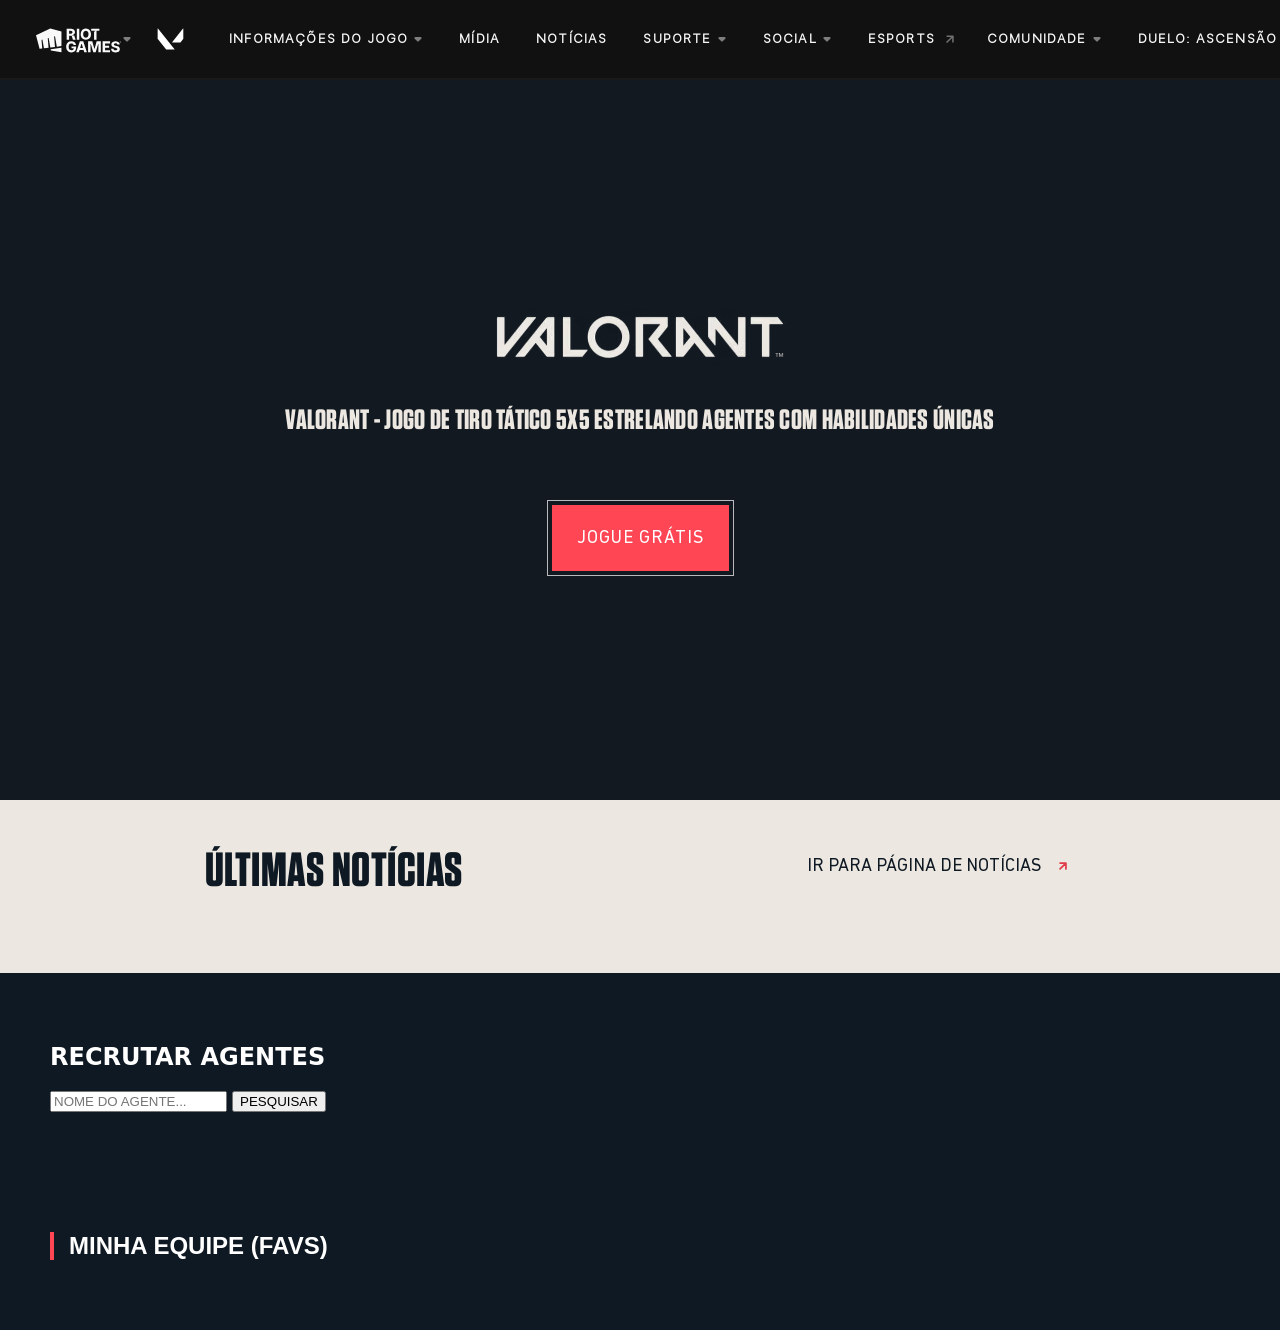
<file: index.html>
<!DOCTYPE html>
<html>
<head>
    <link rel="stylesheet" type="text/css" href="valorant.css" media="screen">
    <meta charset="utf-8" />
    <meta name="viewport" content="width=device-width", initial-scale="1.0">
    <title>PROJETO VALORANT</title>
</head>
<body class="riotbar-present-targeted-element riotbar-present">
    <header class="menu-acima">
        <div class="riotgames-caixa">
            <div class="riotgames-caixinha">
                <a href="https://playvalorant.com/pt-br/">
                    <div class="simbolo-svg"> <svg width="85" height="27" viewBox="0 0 587.93 165"> 
                        <title>LOGORIOTBRANCA</title> 
                        <path d="M98.77.33 0 46.07l24.61 93.66 18.73-2.3-5.15-58.89 6.15-2.74L54.96 136l32.01-3.93-5.69-65 6.09-2.71 11.68 66.23 32.38-3.98-6.23-71.25 6.16-2.74 12.77 72.43 32.01-3.93V19.71L98.77.33zm2.32 142.05 1.63 9.22 73.42 12.24v-30.68l-75.01 9.22h-.04zm144.49-19.22v12.63h15.57a14.84 14.84 0 0 1-1.92 7.31 13 13 0 0 1-5.6 5.11 20 20 0 0 1-8.9 1.8 17.53 17.53 0 0 1-10-2.8 17.87 17.87 0 0 1-6.44-8.14 33.06 33.06 0 0 1-2.27-12.93 31.81 31.81 0 0 1 2.32-12.81 18.14 18.14 0 0 1 6.5-8 17.27 17.27 0 0 1 9.82-2.78 19.31 19.31 0 0 1 5.36.71 14.15 14.15 0 0 1 4.33 2.09 12.92 12.92 0 0 1 3.18 3.29 15.61 15.61 0 0 1 2 4.44h17.27a27.22 27.22 0 0 0-3.46-10.28 28.84 28.84 0 0 0-7.05-8.1 32.6 32.6 0 0 0-9.91-5.29 37.91 37.91 0 0 0-12.06-1.86 37.32 37.32 0 0 0-14 2.6 32.6 32.6 0 0 0-11.36 7.61 35 35 0 0 0-7.61 12.21 46.15 46.15 0 0 0-2.73 16.44q0 11.94 4.54 20.59a32.4 32.4 0 0 0 12.69 13.27 39.84 39.84 0 0 0 35.84.84 28.39 28.39 0 0 0 11.67-11q4.25-7.19 4.24-17.2v-9.76Zm215.03 40.81V88.53h51.67v13.96h-34.62v16.76h27.99v13.96h-27.99v16.8h34.7v13.96h-51.75zm101.83-53.3a9 9 0 0 0-3.54-6.64c-2.09-1.59-5-2.38-8.69-2.38a16.63 16.63 0 0 0-6.26 1 8.62 8.62 0 0 0-3.83 2.78 6.74 6.74 0 0 0-1.33 4 6.2 6.2 0 0 0 .79 3.29 7.27 7.27 0 0 0 2.4 2.45 16.54 16.54 0 0 0 3.7 1.79 40.14 40.14 0 0 0 4.64 1.31l6.63 1.54a47.19 47.19 0 0 1 9.45 3.08 27.46 27.46 0 0 1 7.2 4.68 18.84 18.84 0 0 1 4.58 6.39 20.37 20.37 0 0 1 1.61 8.29 20.65 20.65 0 0 1-3.54 12.11 22.56 22.56 0 0 1-10.15 7.85 41.31 41.31 0 0 1-15.93 2.76 42.69 42.69 0 0 1-16.17-2.81 23.22 23.22 0 0 1-10.72-8.48q-3.83-5.66-4-14.12h16.43a10.68 10.68 0 0 0 7.05 9.94 19.37 19.37 0 0 0 7.24 1.26 18.44 18.44 0 0 0 6.66-1.09 10 10 0 0 0 4.33-3 7.22 7.22 0 0 0 1.57-4.48 6.16 6.16 0 0 0-1.42-4 10.86 10.86 0 0 0-4.14-2.81 42.07 42.07 0 0 0-6.89-2.14l-8.07-1.95q-9.65-2.3-15.23-7.26t-5.54-13.44a19.86 19.86 0 0 1 3.72-12.12 24.74 24.74 0 0 1 10.33-8.11 36.74 36.74 0 0 1 15-2.91 35.62 35.62 0 0 1 14.92 2.91 23.43 23.43 0 0 1 9.91 8.14 21.54 21.54 0 0 1 3.6 12.12Zm-113.99 53.3h-16.87v-57.35l-1.73-.02-17.04 57.37h-16.86l-16.58-57.37-2.15.02v57.35h-16.87V88.53h28.67l14.48 50.56h1.75l14.48-50.56h28.72v75.44zm-114.66 0h18.27l-25.33-75.43h-23.15l-25.37 75.43h18.3l4.93-16.54h27.42Zm-28.43-29.7 8.22-27.65h3.1l8.26 27.65Zm278.58-37.76a4 4 0 0 1-3.67-2.44 4 4 0 0 1 0-3.1 4 4 0 0 1 .85-1.27 4.25 4.25 0 0 1 1.27-.86 4.15 4.15 0 0 1 3.1 0 4.13 4.13 0 0 1 1.27.86 4.08 4.08 0 0 1 .86 1.27 4 4 0 0 1 0 3.1 4.08 4.08 0 0 1-.86 1.27 4 4 0 0 1-1.27.86 4 4 0 0 1-1.55.31Zm0-1.09a2.84 2.84 0 0 0 1.47-.39 2.94 2.94 0 0 0 1.05-1 2.93 2.93 0 0 0 0-2.92 3 3 0 0 0-1.06-1 2.93 2.93 0 0 0-2.92 0 3 3 0 0 0-1 1 2.86 2.86 0 0 0 0 2.92 3 3 0 0 0 1 1 2.83 2.83 0 0 0 1.46.39Zm-1.46-1.15V90.6h1.78a1.52 1.52 0 0 1 .69.15 1.13 1.13 0 0 1 .47.42 1.24 1.24 0 0 1 .17.66 1.16 1.16 0 0 1-.18.66 1 1 0 0 1-.48.41 1.56 1.56 0 0 1-.7.14h-1.2v-.72h1a.52.52 0 0 0 .36-.12.5.5 0 0 0 .14-.37.47.47 0 0 0-.14-.37.52.52 0 0 0-.36-.12h-.55v2.93Zm2.39-1.68.82 1.68h-1.11l-.75-1.68ZM282.41 1.03h17.05v75.44h-17.05zm98.02 37.72q0 12.42-4.71 21a32.67 32.67 0 0 1-12.79 13.17 38.57 38.57 0 0 1-36.31 0 32.75 32.75 0 0 1-12.79-13.2q-4.71-8.66-4.71-21t4.71-21.05a32.67 32.67 0 0 1 12.75-13.14 38.65 38.65 0 0 1 36.31 0 32.67 32.67 0 0 1 12.79 13.17q4.71 8.64 4.71 21.05m-17.35 0a33.35 33.35 0 0 0-2.23-13 17.47 17.47 0 0 0-6.33-8 18.57 18.57 0 0 0-19.45 0 17.57 17.57 0 0 0-6.35 8 38.59 38.59 0 0 0 0 26 17.49 17.49 0 0 0 6.35 8 18.57 18.57 0 0 0 19.45 0 17.39 17.39 0 0 0 6.33-8 33.4 33.4 0 0 0 2.23-13M246.58 50.17l8.76 26.3h18.71l-9.74-28.33h-13.23l-.79-2.44c2.52-.49 6.83-1.25 10.65-3.85a20 20 0 0 0 8.75-16.39 24.15 24.15 0 0 0-3.26-12.75 21.9 21.9 0 0 0-9.36-8.64 32.56 32.56 0 0 0-14.64-3H212v75.4h17.06v-26.3Zm-.32-15.61a19.35 19.35 0 0 1-7.26 1.18h-9.94V14.88h9.91a18.68 18.68 0 0 1 7.25 1.24 9.12 9.12 0 0 1 4.4 3.7 10 10 0 0 1 1.5 5.64 9.65 9.65 0 0 1-1.48 5.55 8.86 8.86 0 0 1-4.38 3.55M382.04 1.03v14h29.3l.8 2.45c-2.48.48-6.67 1.22-10.43 3.7v55.31h16.87v-61.5h19.62v-14Z"></path></svg> 
                    </div>
                </a>
                    <div class="caixa-flechinha">
                        <svg width="8" height="27" viewBox="10 10 -2 4"> 
                        <title>FLECHINHA</title> 
                        <path d="m.707 1.707 2.586 2.586a1 1 0 0 0 1.414 0l2.586-2.586C7.923 1.077 7.477 0 6.586 0H1.414C.524 0 .077 1.077.707 1.707Z"> </path> </svg>
                    </div>
            </div>
        </div>
        <div class="menu">
            <div class="valorant">
                <div class="valorant-caixa"> 
                    <a href="#">
                        <svg xmlns="http://www.w3.org/2000/svg" fill="none" height="26" viewBox="0 0 100 100" width="35">
                        <path d="M99.25 48.66V10.28c0-.59-.75-.86-1.12-.39l-41.92 52.4a.627.627 0 00.49 1.02h30.29c.82 0 1.59-.37 2.1-1.01l9.57-11.96c.38-.48.59-1.07.59-1.68zM1.17 50.34L32.66 89.7c.51.64 1.28 1.01 2.1 1.01h30.29c.53 0 .82-.61.49-1.02L1.7 9.89c-.37-.46-1.12-.2-1.12.39v38.38c0 .61.21 1.2.59 1.68z" fill="#fff"></path></svg> 
                    </a>
                </div>
            </div>
            <nav class="wrapper-menu">
                <div class="opcoes-menu"> 
                    <a href="#">  
                        <p>Informações do Jogo<svg width="10" height="5" viewBox="0 0 8 5">
                            <title>FLECHINHA</title>
                            <path d="m.707 1.707 2.586 2.586a1 1 0 0 0 1.414 0l2.586-2.586C7.923 1.077 7.477 0 6.586 0H1.414C.524 0 .077 1.077.707 1.707Z" fill="#7E7E7E"> </path> </svg> 
                        </p>
                    </a> 
                </div>
                <div class="opcoes-menu"> 
                    <a>  
                        <p>Mídia</p>
                    </a>    
                </div>   
                <div class="opcoes-menu">
                    <a>  
                        <p>Notícias</p>
                    </a>
                </div>
                <div class="opcoes-menu">
                    <a href="#">
                        <p>Suporte<svg width="10" height="5" viewBox="0 0 8 5">
                            <title>FLECHINHA</title>
                            <path d="m.707 1.707 2.586 2.586a1 1 0 0 0 1.414 0l2.586-2.586C7.923 1.077 7.477 0 6.586 0H1.414C.524 0 .077 1.077.707 1.707Z" fill="#7E7E7E"> </path> </svg> 
                        </p>
                    </a> 
                </div>
                <div class="opcoes-menu">
                    <a>
                        <p>Social<svg width="10" height="5" viewBox="0 0 8 5">
                            <title>FLECHINHA</title>
                            <path d="m.707 1.707 2.586 2.586a1 1 0 0 0 1.414 0l2.586-2.586C7.923 1.077 7.477 0 6.586 0H1.414C.524 0 .077 1.077.707 1.707Z" fill="#7E7E7E"> </path> </svg> 
                        </p>
                    </a> 
                </div>
                <div class="opcoes-menu">
                    <a>
                        <p>Esports<span class="svg_flechinha2">
                                <svg class="svg_flechinha2" width="7" height="7" viewBox="0 0 16 16">
                                <title>FLECHINHA2</title>
                                <path d="M12.916 4.158c0-.277-.116-.55-.32-.753a1.073 1.073 0 0 0-.752-.32H3.428l.144 2h5.93l-6.803 6.803 1.414 1.414L10.916 6.5v5.928l2 .144V4.158Z" fill="#737373"></path> </svg>
                            </span>
                        </p>
                    </a> 
                </div>
                <div class="opcoes-menu">
                    <a>
                        <p>Comunidade<svg width="10" height="5" viewBox="0 0 8 5">
                            <title>FLECHINHA</title>
                            <path d="m.707 1.707 2.586 2.586a1 1 0 0 0 1.414 0l2.586-2.586C7.923 1.077 7.477 0 6.586 0H1.414C.524 0 .077 1.077.707 1.707Z" fill="#7E7E7E"> </path> </svg> 
                        </p>
                    </a> 
                </div>
                <div class="opcoes-menu">
                    <a>
                        <p>DUELO: ASCENSÃO</p>
                    </a> 
                </div>
            </nav>
            <div class="menu-mobile-icones">
                <div class="icone-globo-mobile">
                    <svg width="18" height="18" viewBox="0 0 16 16" fill="#f9f9f9"><path d="M7.992 0C3.576 0 0 3.584 0 8s3.576 8 7.992 8C12.416 16 16 12.416 16 8s-3.584-8-8.008-8Zm5.544 4.8h-2.36c-.256-1-.624-1.96-1.104-2.848A6.424 6.424 0 0 1 13.536 4.8ZM8 1.632A11.27 11.27 0 0 1 9.528 4.8H6.472A11.27 11.27 0 0 1 8 1.632ZM1.808 9.6A6.594 6.594 0 0 1 1.6 8c0-.552.08-1.088.208-1.6h2.704A13.212 13.212 0 0 0 4.4 8c0 .544.048 1.072.112 1.6H1.808Zm.656 1.6h2.36c.256 1 .624 1.96 1.104 2.848A6.39 6.39 0 0 1 2.464 11.2Zm2.36-6.4h-2.36a6.39 6.39 0 0 1 3.464-2.848A12.52 12.52 0 0 0 4.824 4.8ZM8 14.368A11.27 11.27 0 0 1 6.472 11.2h3.056A11.27 11.27 0 0 1 8 14.368ZM9.872 9.6H6.128A11.77 11.77 0 0 1 6 8c0-.544.056-1.08.128-1.6h3.744C9.944 6.92 10 7.456 10 8s-.056 1.072-.128 1.6Zm.2 4.448a12.52 12.52 0 0 0 1.104-2.848h2.36a6.424 6.424 0 0 1-3.464 2.848ZM11.488 9.6c.064-.528.112-1.056.112-1.6s-.048-1.072-.112-1.6h2.704c.128.512.208 1.048.208 1.6s-.08 1.088-.208 1.6h-2.704Z"></path></svg>
                </div>
                <div class="icone-hamburguer">
                    <svg viewBox="0 0 24 24" width="22" height="22" fill="#fff"><path d="M3 18h18v-2H3v2zm0-5h18v-2H3v2zm0-7v2h18V6H3z"/></svg>
                </div>
            </div>
        </div>
        <div class="busca">
            <div class="busca-container" id="btn-lupa">
                <svg viewBox="0 0 19 20"> <path fill-rule="evenodd" clip-rule="evenodd" d="M19 18.6l-5.2-5.2C15.2 12 16 10.1 16 8c0-4.4-3.6-8-8-8S0 3.6 0 8s3.6 8 8 8c1.6 0 3.1-.5 4.3-1.3l5.3 5.3 1.4-1.4zM2 8c0-3.3 2.7-6 6-6 1.6 0 3.1.6 4.2 1.8C13.4 4.9 14 6.4 14 8s-.6 3.1-1.8 4.2C11.1 13.4 9.6 14 8 14c-3.3 0-6-2.7-6-6z"> </path></svg>
            </div>
            <input type="text" id="input-busca-topo" class="input-topo escondido" placeholder="BUSCAR AGENTE...">
        </div>
        <div class="globo">
            <div class="globo-container">
                <svg width="14" height="14" viewBox="0 0 16 16">
                    <path d="M7.992 0C3.576 0 0 3.584 0 8s3.576 8 7.992 8C12.416 16 16 12.416 16 8s-3.584-8-8.008-8Zm5.544 4.8h-2.36c-.256-1-.624-1.96-1.104-2.848A6.424 6.424 0 0 1 13.536 4.8ZM8 1.632A11.27 11.27 0 0 1 9.528 4.8H6.472A11.27 11.27 0 0 1 8 1.632ZM1.808 9.6A6.594 6.594 0 0 1 1.6 8c0-.552.08-1.088.208-1.6h2.704A13.212 13.212 0 0 0 4.4 8c0 .544.048 1.072.112 1.6H1.808Zm.656 1.6h2.36c.256 1 .624 1.96 1.104 2.848A6.39 6.39 0 0 1 2.464 11.2Zm2.36-6.4h-2.36a6.39 6.39 0 0 1 3.464-2.848A12.52 12.52 0 0 0 4.824 4.8ZM8 14.368A11.27 11.27 0 0 1 6.472 11.2h3.056A11.27 11.27 0 0 1 8 14.368ZM9.872 9.6H6.128A11.77 11.77 0 0 1 6 8c0-.544.056-1.08.128-1.6h3.744C9.944 6.92 10 7.456 10 8s-.056 1.072-.128 1.6Zm.2 4.448a12.52 12.52 0 0 0 1.104-2.848h2.36a6.424 6.424 0 0 1-3.464 2.848ZM11.488 9.6c.064-.528.112-1.056.112-1.6s-.048-1.072-.112-1.6h2.704c.128.512.208 1.048.208 1.6s-.08 1.088-.208 1.6h-2.704Z" fill="#E8E8E8"></path>
                </svg>
            </div>
        </div>
        <div class="jogue">
            <a href="#" class="jogue-container">
                JOGUE AGORA
            </a>
        </div>
    </header>
    <main>
    <section class="section">
        <div class="backdrop">
            <div class="overlay-escuro"></div>
            <video autoplay muted loop playsinline>
                <source src="VALORANT.mp4" type="video/mp4">
            </video>
        </div>
        <div class="jogueagora">
            <div class="top-content">
                <div class="logo-gigante">
                    <img src="valorant.avif" alt="Valorant">
                </div>
                <div class="texto-subtitulo">
                    <h1>VALORANT - Jogo de tiro tático 5x5 estrelando Agentes com habilidades únicas</h1>
                </div>
                <div class="container-botao-centro">
                    <a role="button" aria-label="JOGUE GRÁTIS" href="#" class="btn-jogue-gratis">
                        JOGUE GRÁTIS
                    </a>
                </div>
            </div>
        </div>
    </section>
    <section class="secao-noticias">
        <h2>ÚLTIMAS NOTÍCIAS</h2>
        <a href="#" class="link-noticias">
            IR PARA PÁGINA DE NOTÍCIAS
            <svg width="14" height="14" viewBox="0 0 24 24" fill="none" stroke="currentColor" stroke-width="3" stroke-linecap="round" stroke-linejoin="round">
                <path d="M7 17L17 7M17 7H7M17 7V17"/>
            </svg>
        </a>
    </section>
    <section class="projeto2-container">
        <div class="busca-box">
            <h2 clas="titulo-sessao">RECRUTAR AGENTES</h2>
            <div class="campo-grupo">
                <input type="text" id="input-busca" placeholder="NOME DO AGENTE...">
                <button id="btn-buscar">PESQUISAR</button>
            </div>
            <p id="erro-validacao"></p>    
        </div>
        <div id="container-resultados" class="grid-agentes">
            <!-- agentes da api -->
        </div>
        <div class="favoritos-box">
            <h2 class="titulo-sessao">MINHA EQUIPE (FAVS)</h2>
            <div id="container-favoritos" class="grid-agentes">
                <!-- agentes favs do localStorage -->
            </div>
        </div>
    </section>
    <script src="script.js"></script>
    </main>        
</body>
</html>
</file>
<file: valorant.css>
/* p/ evitar q os botões e fundos fiquem cortados */
*, *::before, *::after {
    box-sizing: border-box;
}

body {
    margin: 0;
    display: block;
    background-color: rgb(26, 36, 46);
    color: rgb(15, 25, 35);
    font-family: system-ui, -apple-system, "Segoe UI", Roboto, Helvetica, Arial, sans-serif;
    min-height: 100vh;
    text-rendering: optimizespeed;
    box-sizing: border-box;
    overflow-x: hidden;
}

body .riotbar {
    margin: 80px 0px 0px 0px;
    overflow-x: hidden;
    padding: 0px;
    position: static;
    width: 100%;
}

body.riotbar-elementos { margin-top: 0; }
body.riotbar * { scroll-margin-top: 80px; }

.menu-acima { 
    background-color: #111; 
    border-bottom: 2px solid rgba(51, 51, 51, .25); 
    font-family: "Inter", Arial, sans-serif; 
    font-size: 14px;  
    font-weight: bold; 
    height: 80px; 
    line-height: normal; 
    position: relative; 
    text-align: left;
    display: flex; 
    width: 100%; 
    z-index: 100; 
    box-sizing: border-box; 
}

.riotgames-caixa { 
    display: flex; 
    align-items: center; 
    justify-content: center; 
    padding-left: 36px; 
}

.riotgames-caixinha { 
    height: 80px; 
    display: flex; 
    align-items: center; 
    justify-content: center; 
}

.riotgames-caixinha a { 
    text-decoration: none; 
    position: relative; 
    display: inline-flex; 
    align-items: center; 
}

.simbolo-svg { 
    width: 75px; 
    height: 24px; 
    fill: #f9f9f9; 
    position: relative; 
    margin: 0; 
}

.caixa-flechinha { 
    margin-left: 12px; 
    fill: #7e7e7e; 
    width: 8px; 
    height: 5px; 
}

.menu { 
    display: flex; 
    flex: 1; 
    align-items: center; 
    justify-content: flex-start; 
}

.valorant-caixa { position: relative; }

.valorant-caixa a { 
    min-width: 28px; 
    display: block; 
    max-height: 26px; 
}

.valorant { 
    height: 80px; 
    margin-left: 22px; 
    display: flex; 
    align-items: center; 
    flex-direction: column; 
    justify-content: center; 
}

.wrapper-menu { 
    opacity: 1; 
    margin-left: 25px; 
    display: flex; }

.opcoes-menu { 
    display: inline-flex; 
    position: relative; 
    height: 80px; 
    cursor: pointer; 
}

.opcoes-menu a {
    display: flex;
    margin: auto;
    padding: 0;
    flex-direction: column;
    justify-content: center;
    height: 66px;
    color: #f9f9f9;
    font-size: 13px;
    font-weight: 700; 
    line-height: 120%;
    letter-spacing: 0.09em; 
    overflow: hidden;
    text-transform: uppercase;
    transition: color 0.3s ease;
    text-decoration: none;
    white-space: nowrap;
}

.opcoes-menu a:hover { 
    color: #ff4655; 
}

.opcoes-menu p { 
    padding: 7.5px 16px; 
    text-align: center; 
    margin-right: 4px; 
    margin-top: 0; 
    margin-bottom: 0; 
}

.opcoes-menu svg { 
    display: inline-block; 
    margin-bottom: 1px; 
    margin-left: 5px; 
}

.svg_flechinha2 { 
    vertical-align: middle; 
    width: 12px; 
    height: 12px; 
    display: inline-block; 
    margin-left: 4px; 
    height: 100%; 
}

.busca {
    display: flex;
    align-items: center;
    position: relative;
}

.input-topo {
    background-color: #2b2a29; 
    border: none;
    border-bottom: 2px solid #ff4655; 
    color: white;
    padding: 8px 12px;
    margin-left: 10px;
    font-family: 'Inter', sans-serif;
    outline: none;
    width: 200px;
    transition: all 0.3s ease; 
}

.escondido {
    display: none !important;
}

#container-resultados {
    display: grid;
    grid-template-columns: repeat(auto-fill, minmax(200px, 1fr));
    gap: 20px;
    padding: 40px;
    background-color: #0f1923;
}

.card-agente {
    background: #1a242e;
    border: 1px solid #333;
    padding: 15px;
    text-align: center;
    color: white;
}

.card-agente img { width: 100%; border-bottom: 2px solid #ff4655; }

.busca-container { 
    display: flex; 
    justify-content: center; 
    align-items: center; 
    width: 46px; 
    height: 46px; 
    background-color: #2b2a29; 
    border-radius: 40%; 
    cursor: pointer; 
}

.busca-container svg, .busca-container img { 
    width: 22px; 
    height: 22px; 
    fill: #f9f9f9; 
}

.globo { 
    display: flex; 
    align-items: center; 
    height: 100%; 
    padding-right: 0px; 
}

.globo-container { 
    display: flex; 
    justify-content: center; 
    align-items: center; 
    cursor: pointer; 
    margin: auto; 
    height: 32px; 
    width: 32px; 
    position: relative; 
    border-radius: 6.4px; 
}

.globo-container svg { 
    width: 16px; 
    height: 16px; 
}

.jogue {
    padding-right: 27px;
    display: flex;
    align-items: center;
    height: 100%;
}

.jogue-container {
    background: linear-gradient(135deg, rgb(255, 51, 66) 0%, rgb(255, 48, 64) 0.01%, rgb(255, 125, 102) 100%);
    border-radius: 20px;
    padding: 9px 20px;
    transition: background-color 0.2s ease, color 0.2s ease;
    color: #111;
    font-size: 13px;
    font-weight: 700;
    text-decoration: none;
    letter-spacing: 0.08em;
}

.jogue-container:hover {
    background: #e03b49;
    color: #ff4655
}

.section {
    height: 80vh;
    position: relative;
    display: flex;
    flex-direction: column;
    align-items: center;
    justify-content: center; 
    width: 100%;
    overflow: hidden;
}

.backdrop { 
    position: absolute; 
    top: 0; 
    left: 0; 
    width: 100%; 
    height: 100%; 
    z-index: -1; 
}

.backdrop video { 
    width: 100%; 
    height: 100%; 
    object-fit: cover; 
}

.overlay-escuro { 
    position: absolute; 
    top: 0; 
    left: 0; 
    width: 100%; 
    height: 100%; 
    background-color: rgba(0, 0, 0, 0.3); 
    z-index: 1; 
}

.jogueagora { 
    position: relative; 
    z-index: 2; 
    width: 100%; 
}

.top-content { 
    display: flex; 
    flex-direction: column; 
    align-items: center; 
    gap: 15px; 
}

.logo-gigante img {
    width: 100%;
    max-width: 330px; 
    display: block;
    margin: 0 auto;
}

.texto-subtitulo h1 {
    text-align: center;
    color: rgb(236, 232, 225);
    text-wrap: balance;
    font-family: Tungsten-Bold, "Riot Sans", sans-serif;
    font-weight: 400;
    text-transform: uppercase;
    font-size: 28px;
    line-height: 28px;
    letter-spacing: 0.28px;
}

.btn-jogue-gratis {
    background-color: #ff4655;
    color: white;
    font-family: DINNextW1G, Inter, sans-serif;
    font-size: 18px;
    font-weight: 400;
    text-decoration: none;
    padding: 22px 25px;
    position: relative;
    display: inline-block;
    letter-spacing: 1px;
    transition: background-color 0.3s;
    margin-top: 35px;
}

.btn-jogue-gratis:hover { 
    background-color: white;
    color :#111; }

.btn-jogue-gratis::after {
    content: '';
    position: absolute;
    top: -5px;
    left: -5px;
    right: -5px;
    bottom: -5px;
    border: 1px solid rgba(255,255,255,0.7); 
}

.secao-noticias {
    background-color: #ece8e1;
    width: 100%;
    padding: 40px 60px;
    display: flex;
    justify-content: space-between;
    align-items: center;
    box-sizing: border-box;
}

.secao-noticias h2 {
    color: #0f1923;
    text-wrap: balance;
    font-family: Tungsten-Bold, "Riot Sans", sans-serif;
    font-size: 48px;
    line-height: 48px;
    font-weight: 400;
    text-transform: uppercase;
    letter-spacing: 0.48px;
    margin-top: 5px;
    margin-left: 145px;
}

.link-noticias {
    display: inline-flex;
    align-items: center;
    gap: 15px;
    font-family: DINNextW1G, Inter, sans-serif;
    color: #0f1923; 
    text-decoration: none;
    font-weight: 400;
    font-size: 18px;
    margin-top: -40px;
    margin-right: 150px;

    transition: color 0.2s ease;
}

.link-noticias:hover {
    color: #111;
}

.link-noticias svg {
    transition: transform 0.2s ease;
    color:#e03b49
}

.link-noticias:hover svg {
    transform: translate(3px, -3px);
}

.menu-mobile-icones { display: none; }

@font-face {
    font-family: 'Inter';
    font-style: normal;
    font-weight: 300;
    font-display: swap;
    src: url(Inter-Light.woff2) format("woff2"), url(Inter-Light.woff) format("woff");
}

@font-face {
    font-family: 'Tungsten-Bold';
    font-display: block;
    src: url(Tungsten-Bold_Web.woff2) format("woff2"), url(Tungsten-Bold_Web.woff) format("woff");
}

@font-face {
    font-family: 'DINNextW1G';
    font-style: normal;
    font-weight: 400;
    font-display: block;
    src: url(DINNextW1G.woff2) format("woff2"), url(DINNextW1G.woff) format("woff");
}

@media (max-width: 1024px) {
    .wrapper-menu,
    .busca,
    .globo,
    .jogue { 
        display: none !important; 
    }

    .menu-mobile-icones {
        display: flex;
        align-items: center;
        gap: 15px; 
        margin-left: auto; 
        padding-right: 5px; 
    }
    
    .icone-globo-mobile { 
        display: flex; 
        align-items: center; 
    }

    .icone-globo-mobile svg {
        width: 24px;
        height: 24px;
    }
    

    .riotgames-caixa {
        padding-left: 4px;      
    }

    .valorant {
        margin-left: 35px;
    }
    
    .valorant-caixa a {
        max-height: 35px;
    }

     .valorant-caixa a svg {
        height: 40px;
        width: 52px;
    }

    
    .icone-hamburguer {
        background-color: #2b2a29;
        border-radius: 18px;
        cursor: pointer;
        display: flex;
        align-items: center;
        width: 48px;
        height: 48px;
        justify-content: center;
    }
    
    .icone-hamburguer svg {
        width: 24px;
        height: 24px;
    }
    
    .logo-gigante img {
        max-width: 240px; 
    }

    .texto-subtitulo h1 {
        font-family: 'Tungsten-Bold', 'Riot Sans', sans-serif;
        font-size: 23px; 
        line-height: 1.1; 
        padding: 0 8%; 
        letter-spacing: 0.5px;
    }

    .btn-jogue-gratis {
        width: 85vw;
        text-align: center;
        padding: 16px 0;
        margin-top: 5px;
    }

    .secao-noticias {
        padding: 25px 20px; 
        align-items: center; 
    }

    .secao-noticias h2 {
        font-size: 34px; 
        line-height: 0.9;
        max-width: 20%;
        margin: 0;
    }

    .link-noticias {
        font-size: 14px;
        max-width: 45%;
        line-height: 22px;
        margin-right: 25px; 
        justify-content: flex-end;
        text-align: right;
        margin: 0;
    }
}

.projeto2-container { background-color: #0f1923; padding: 50px; color: white; }
.titulo-sessao { font-family: sans-serif; border-left: 4px solid #ff4655; padding-left: 15px; margin: 20px 0; }
.grid-agentes { display: flex; flex-wrap: wrap; gap: 20px; margin-top: 20px; }

/* p/ card do agente aparecer */
.card-agente { 
    background: #1a242e; 
    border: 1px solid #ff4655; 
    padding: 10px; 
    width: 200px; 
    text-align: center; 
}
.card-agente img { width: 100%; }
.btn-acao { background: #ff4655; color: white; border: none; padding: 10px; cursor: pointer; width: 100%; }

#input-busca-topo {
    background: #2b2a29;
    border: none;
    border-bottom: 2px solid #ff4655;
    color: white;
    padding: 8px;
    margin-left: 10px;
    font-family: 'Inter', sans-serif;
    outline: none;
    width: 150px;
}
</file>
